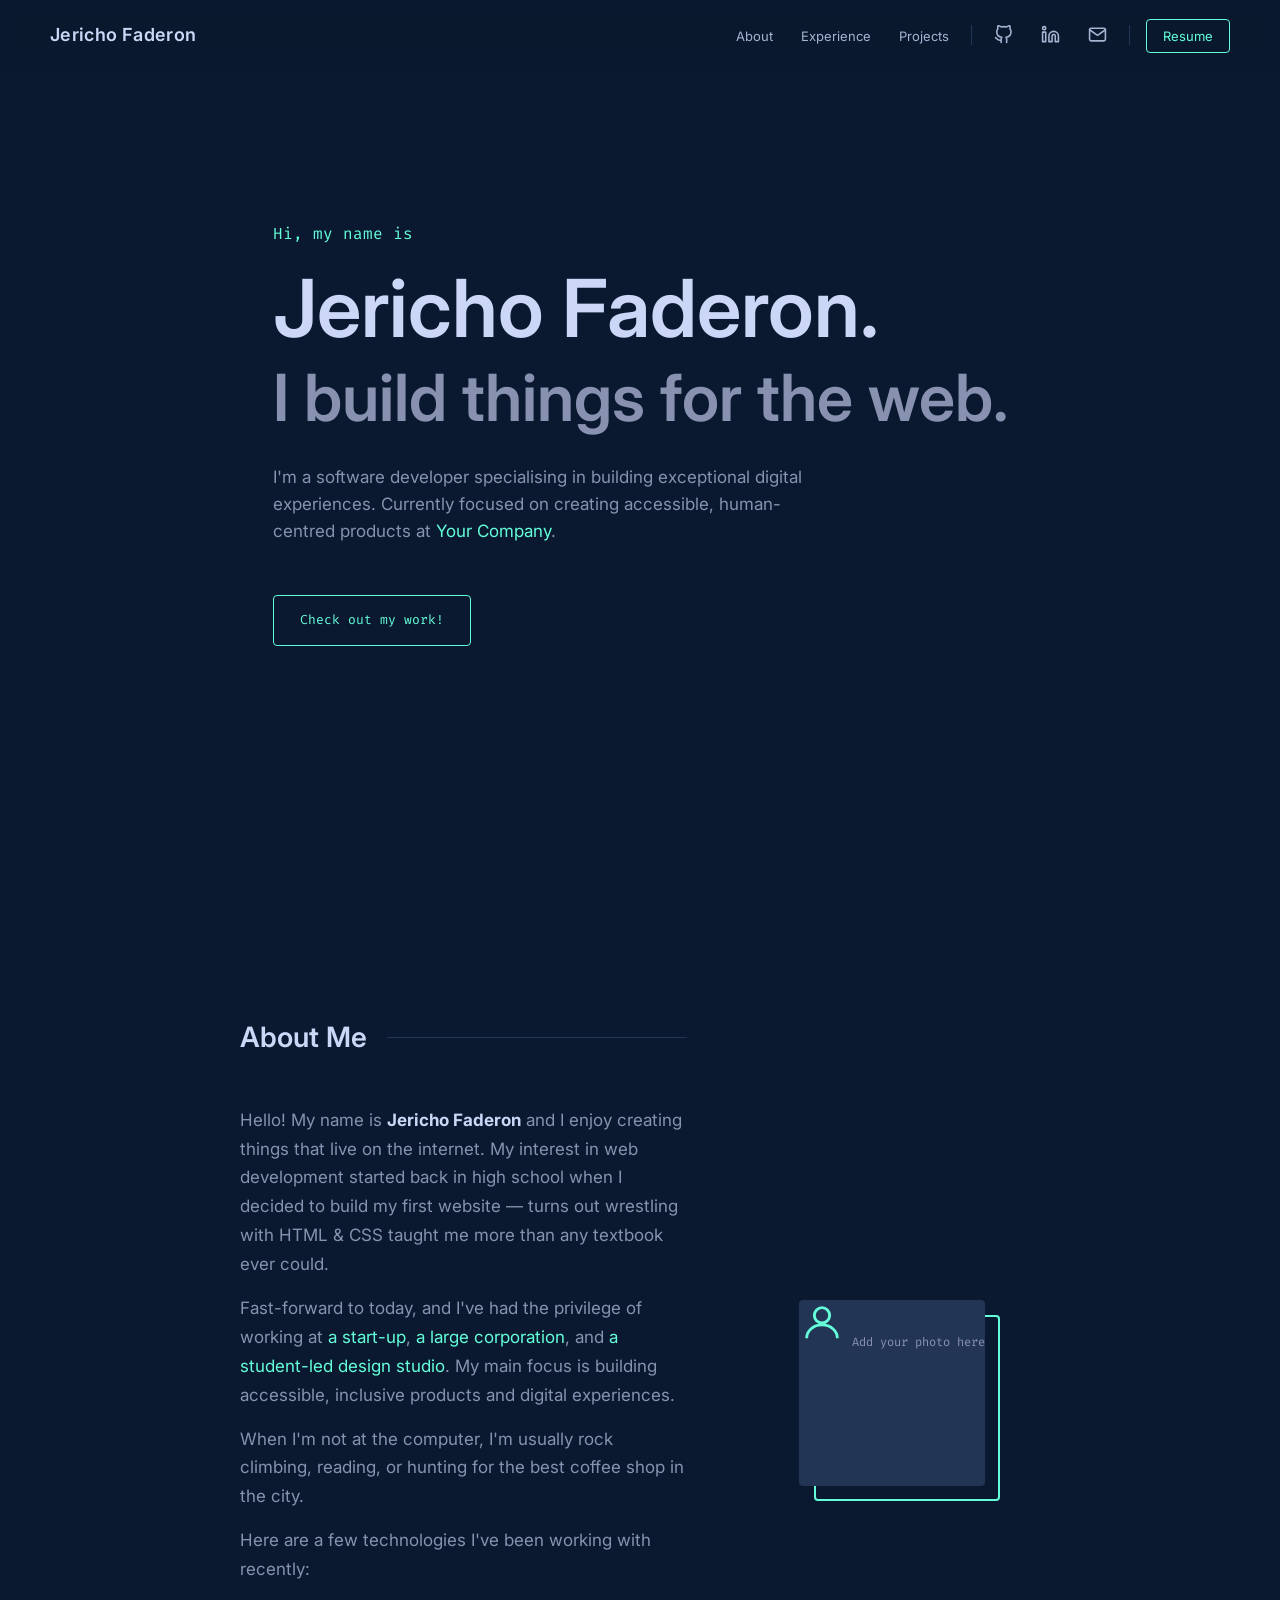
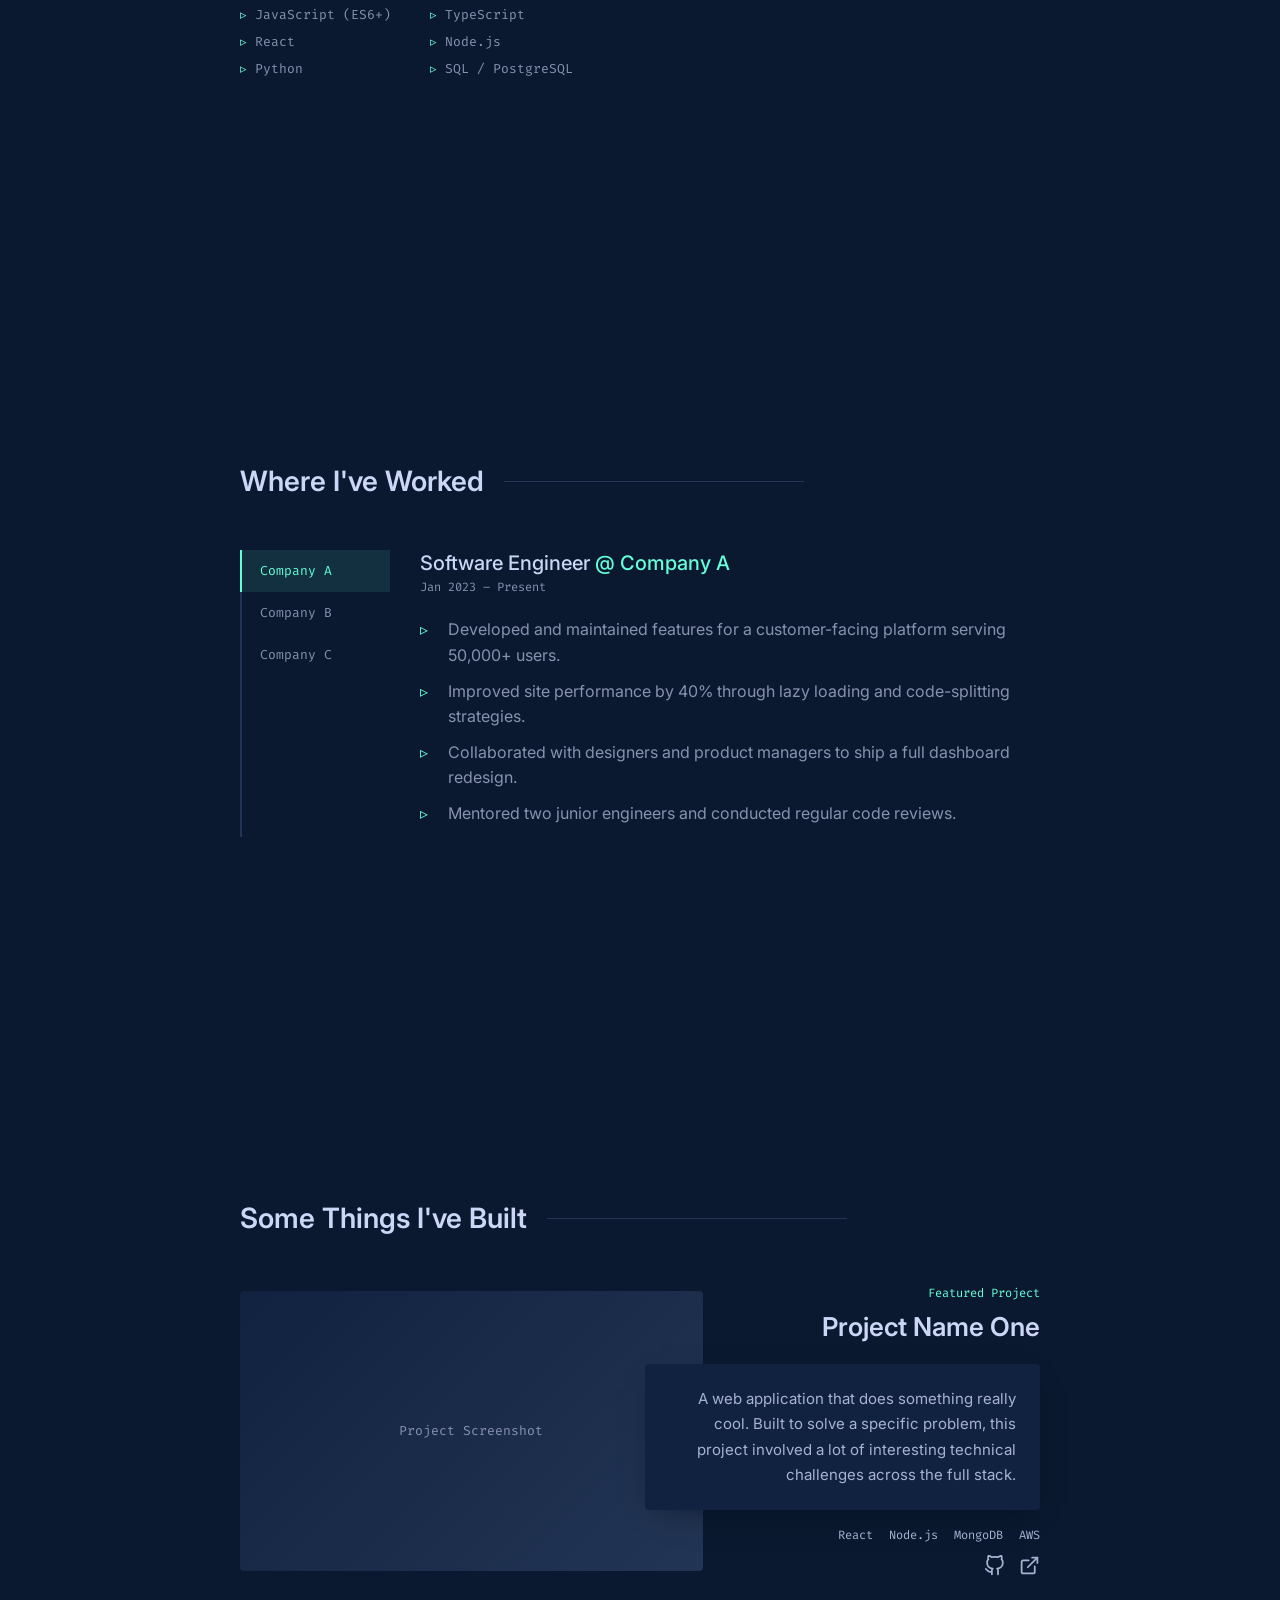
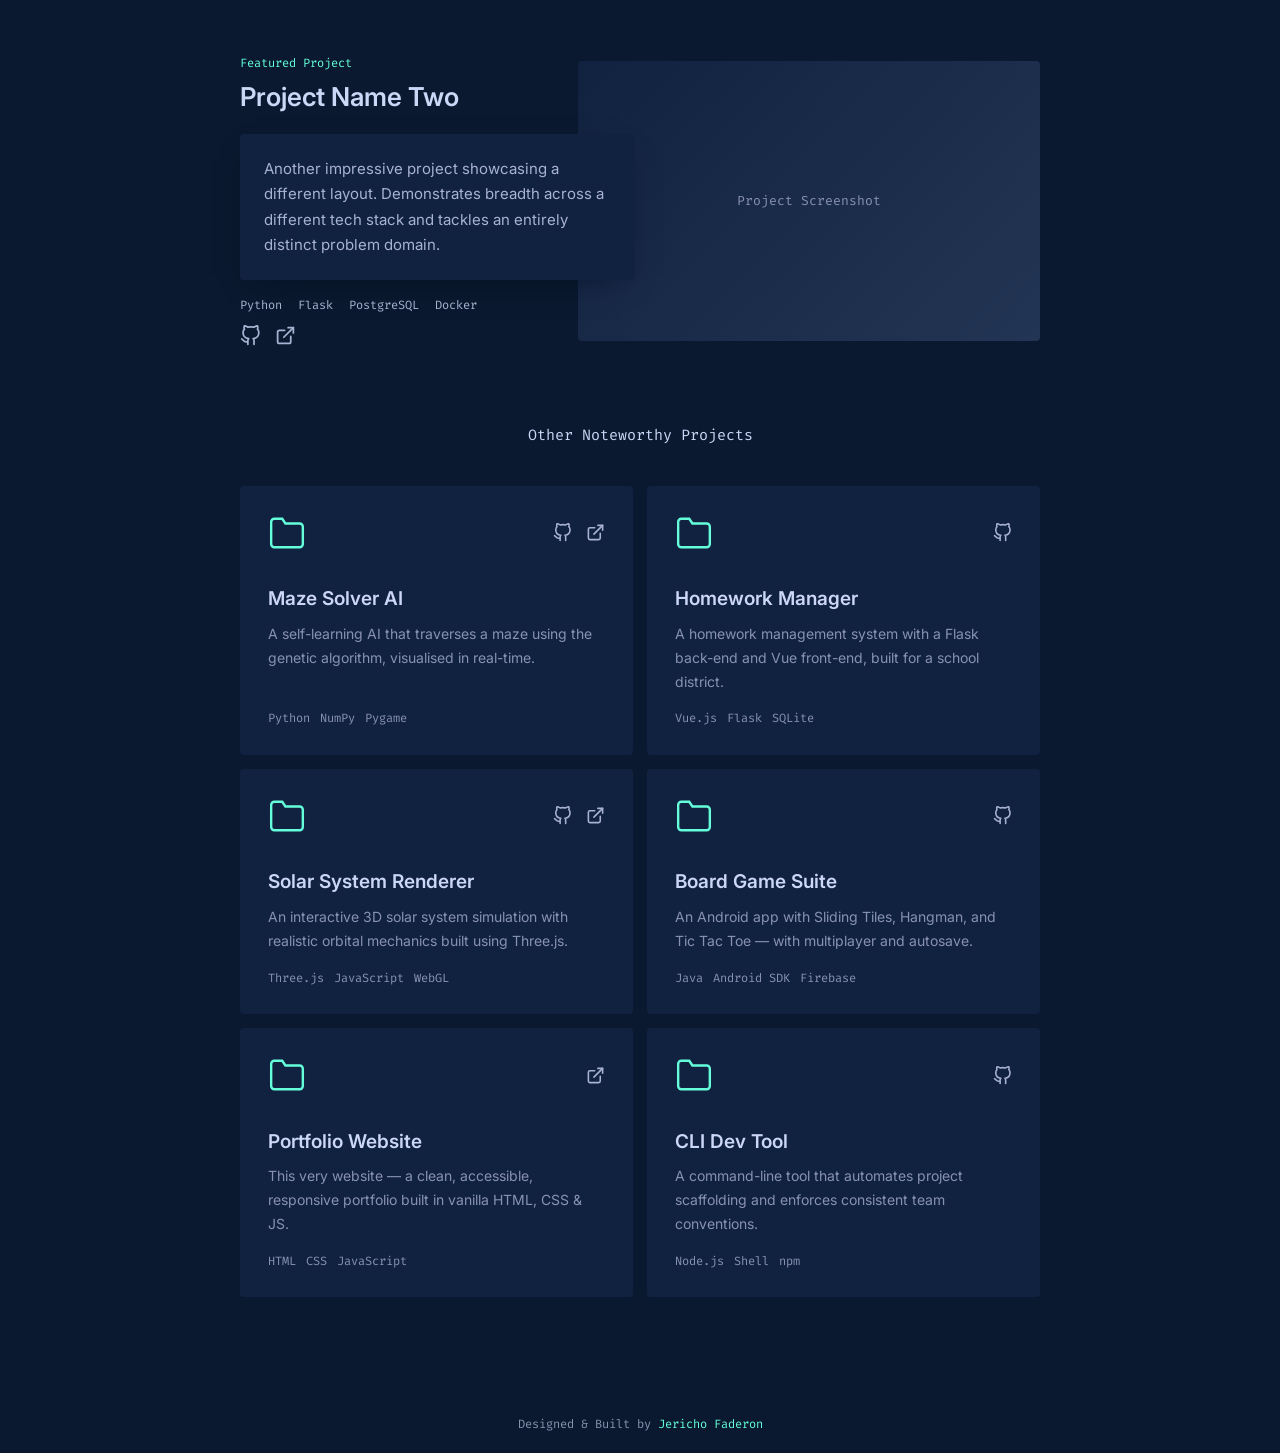
<file: index.html>
<!DOCTYPE html>
<html lang="en">
<head>
  <meta charset="UTF-8" />
  <meta name="viewport" content="width=device-width, initial-scale=1.0"/>
  <title>Jericho Faderon | Software Developer</title>
  <link rel="preconnect" href="https://fonts.googleapis.com">
  <link href="https://fonts.googleapis.com/css2?family=Fira+Code:wght@300;400;500&family=Inter:wght@300;400;500;600&display=swap" rel="stylesheet">
  <style>

    /* ─── VARIABLES ────────────────────────────── */
    :root {
      --navy:           #0a192f;
      --light-navy:     #112240;
      --lightest-navy:  #233554;
      --slate:          #8892b0;
      --light-slate:    #a8b2d1;
      --lightest-slate: #ccd6f6;
      --green:          #64ffda;
      --green-tint:     rgba(100,255,218,0.1);
      --font-sans:      'Inter', sans-serif;
      --font-mono:      'Fira Code', monospace;
      --ease:           cubic-bezier(0.645,0.045,0.355,1);
      --nav-h:          70px;
      --radius:         4px;
    }

    /* ─── RESET ─────────────────────────────────── */
    *, *::before, *::after { box-sizing: border-box; margin: 0; padding: 0; }
    html { scroll-behavior: smooth; }
    body {
      background: var(--navy);
      color: var(--slate);
      font-family: var(--font-sans);
      font-size: 18px;
      line-height: 1.3;
      overflow-x: hidden;
    }
    ul { list-style: none; }
    a { color: var(--green); text-decoration: none; transition: all 0.25s var(--ease); }
    a:hover { opacity: 0.8; }
    ::selection { background: var(--lightest-navy); color: var(--lightest-slate); }
    ::-webkit-scrollbar { width: 8px; }
    ::-webkit-scrollbar-track { background: var(--navy); }
    ::-webkit-scrollbar-thumb { background: var(--lightest-navy); border-radius: 10px; }

    /* ─── LAYOUT ─────────────────────────────────── */
    .container {
      max-width: 1000px;
      margin: 0 auto;
      padding: 0 100px;
    }
    @media (max-width: 1080px) { .container { padding: 0 80px; } }
    @media (max-width: 768px)  { .container { padding: 0 40px; } }
    @media (max-width: 480px)  { .container { padding: 0 20px; } }

    /* ─── NAVBAR ─────────────────────────────────── */
    #navbar {
      position: fixed;
      top: 0; left: 0; right: 0;
      height: var(--nav-h);
      background: rgba(10,25,47,0.9);
      backdrop-filter: blur(10px);
      display: flex;
      align-items: center;
      justify-content: space-between;
      padding: 0 50px;
      z-index: 1000;
      transition: all 0.25s var(--ease);
      border-bottom: 1px solid transparent;
    }
    #navbar.scrolled {
      box-shadow: 0 10px 30px -10px rgba(2,12,27,0.7);
      border-bottom-color: var(--lightest-navy);
    }

    .nav-logo a {
      color: var(--lightest-slate);
      font-family: var(--font-sans);
      font-size: 18px;
      font-weight: 600;
      letter-spacing: 0.02em;
      transition: color 0.25s var(--ease);
    }
    .nav-logo a:hover { color: var(--green); opacity: 1; }

    .nav-links {
      display: flex;
      align-items: center;
      gap: 4px;
    }
    .nav-links li a {
      color: var(--light-slate);
      font-family: var(--font-sans);
      font-size: 13px;
      padding: 10px 12px;
      border-radius: var(--radius);
      transition: color 0.25s var(--ease);
    }
    .nav-links li a:hover,
    .nav-links li a.active { color: var(--green); opacity: 1; }

    .nav-icon {
      display: flex;
      align-items: center;
      justify-content: center;
      color: var(--light-slate);
      padding: 8px 9px;
      transition: all 0.25s var(--ease);
      border-radius: var(--radius);
    }
    .nav-icon:hover { color: var(--green); opacity: 1; transform: translateY(-2px); }
    .nav-icon svg { width: 19px; height: 19px; fill: none; stroke: currentColor; stroke-width: 2; stroke-linecap: round; stroke-linejoin: round; display: block; }

    .nav-divider { width: 1px; height: 20px; background: var(--lightest-navy); margin: 0 6px; }

    .nav-resume-btn {
      color: var(--green) !important;
      border: 1px solid var(--green);
      border-radius: var(--radius);
      padding: 8px 16px !important;
      font-family: var(--font-mono);
      font-size: 12px;
      margin-left: 6px;
      transition: all 0.25s var(--ease) !important;
    }
    .nav-resume-btn:hover { background: var(--green-tint) !important; opacity: 1 !important; }

    .hamburger {
      display: none;
      flex-direction: column;
      gap: 5px;
      cursor: pointer;
      z-index: 1100;
      padding: 5px;
    }
    .hamburger span { width: 26px; height: 2px; background: var(--green); display: block; transition: all 0.25s var(--ease); }
    .hamburger.open span:nth-child(1) { transform: rotate(45deg) translate(5px,6px); }
    .hamburger.open span:nth-child(2) { opacity: 0; }
    .hamburger.open span:nth-child(3) { transform: rotate(-45deg) translate(5px,-6px); }

    .mobile-nav {
      display: none;
      position: fixed;
      inset: 0;
      background: var(--light-navy);
      z-index: 1050;
      flex-direction: column;
      justify-content: center;
      align-items: center;
      gap: 28px;
    }
    .mobile-nav.open { display: flex; }
    .mobile-nav li a { font-size: 18px; color: var(--lightest-slate); padding: 8px 0; }
    .mobile-nav li a:hover { color: var(--green); opacity: 1; }

    @media (max-width: 768px) { .nav-links { display: none; } .hamburger { display: flex; } }
    @media (max-width: 480px) { #navbar { padding: 0 25px; } }

    /* ─── SECTIONS ───────────────────────────────── */
    section {
      padding: 100px 0;
      min-height: 100vh;
      display: flex;
      align-items: center;
    }
    .section-inner { width: 100%; }

    .section-heading {
      display: flex;
      align-items: center;
      margin-bottom: 50px;
      font-size: clamp(22px, 5vw, 28px);
      font-weight: 600;
      color: var(--lightest-slate);
      white-space: nowrap;
    }
    .section-heading::after {
      content: '';
      display: block;
      width: 300px;
      height: 1px;
      background: var(--lightest-navy);
      margin-left: 20px;
      flex-shrink: 0;
    }
    @media (max-width: 600px) { .section-heading::after { width: 80px; } }

    .fade-in {
      opacity: 0;
      transform: translateY(20px);
      transition: opacity 0.6s ease, transform 0.6s ease;
    }
    .fade-in.visible { opacity: 1; transform: none; }

    /* ─── BUTTON ─────────────────────────────────── */
    .btn {
      display: inline-flex;
      align-items: center;
      gap: 8px;
      color: var(--green);
      border: 1px solid var(--green);
      border-radius: var(--radius);
      padding: 16px 26px;
      font-family: var(--font-mono);
      font-size: 13px;
      cursor: pointer;
      background: transparent;
      transition: background 0.25s var(--ease);
      text-decoration: none;
    }
    .btn:hover { background: var(--green-tint); opacity: 1; }

    /* ─── HERO ───────────────────────────────────── */
    #hero {
      min-height: 100vh;
      padding-top: var(--nav-h);
      flex-direction: column;
      justify-content: center;
    }
    .hero-inner { max-width: 900px; }

    .hero-greeting {
      font-family: var(--font-mono);
      color: var(--green);
      font-size: clamp(14px,3vw,16px);
      margin-bottom: 20px;
      opacity: 0;
      animation: riseUp 0.5s ease 0.1s forwards;
    }
    .hero-name {
      font-size: clamp(40px,8vw,80px);
      font-weight: 600;
      color: var(--lightest-slate);
      line-height: 1.1;
      margin-bottom: 10px;
      opacity: 0;
      animation: riseUp 0.5s ease 0.2s forwards;
    }
    .hero-tagline {
      font-size: clamp(28px,6vw,65px);
      font-weight: 600;
      color: var(--slate);
      line-height: 1.1;
      margin-bottom: 30px;
      opacity: 0;
      animation: riseUp 0.5s ease 0.3s forwards;
    }
    .hero-desc {
      max-width: 540px;
      font-size: 17px;
      color: var(--slate);
      line-height: 1.6;
      margin-bottom: 50px;
      opacity: 0;
      animation: riseUp 0.5s ease 0.4s forwards;
    }
    .hero-desc a { color: var(--green); }
    .hero-cta { opacity: 0; animation: riseUp 0.5s ease 0.5s forwards; }

    @keyframes riseUp {
      from { opacity: 0; transform: translateY(20px); }
      to   { opacity: 1; transform: none; }
    }

    /* ─── ABOUT ──────────────────────────────────── */
    .about-grid {
      display: grid;
      grid-template-columns: 3fr 2fr;
      gap: 60px;
      align-items: center;
    }
    @media (max-width: 768px) { .about-grid { grid-template-columns: 1fr; } }

    .about-text p { margin-bottom: 15px; font-size: 17px; line-height: 1.7; }
    .about-text a { color: var(--green); }
    .about-text strong { color: var(--lightest-slate); }

    .skills-list {
      display: grid;
      grid-template-columns: repeat(2, minmax(130px,180px));
      gap: 4px 10px;
      margin-top: 20px;
    }
    .skills-list li {
      font-family: var(--font-mono);
      font-size: 13px;
      color: var(--slate);
      padding: 3px 0;
    }
    .skills-list li::before { content: '▹'; color: var(--green); margin-right: 8px; }

    .about-photo { position: relative; max-width: 300px; justify-self: center; }
    .about-photo-wrap {
      position: relative;
      border-radius: var(--radius);
    }
    .about-photo-wrap::after {
      content: '';
      position: absolute;
      top: 15px; left: 15px;
      right: -15px; bottom: -15px;
      border: 2px solid var(--green);
      border-radius: var(--radius);
      z-index: 0;
      transition: all 0.25s var(--ease);
    }
    .about-photo-wrap:hover::after { top: 8px; left: 8px; right: -8px; bottom: -8px; }
    .about-photo-wrap img,
    .about-photo-wrap .photo-ph {
      position: relative;
      z-index: 1;
      width: 100%;
      border-radius: var(--radius);
      display: block;
    }
    .about-photo-wrap img { filter: grayscale(20%); transition: filter 0.25s var(--ease); }
    .about-photo-wrap img:hover { filter: none; }
    .photo-ph {
      aspect-ratio: 1;
      background: var(--lightest-navy);
      display: flex;
      flex-direction: column;
      align-items: center;
      justify-content: center;
      gap: 12px;
      color: var(--slate);
      font-family: var(--font-mono);
      font-size: 12px;
    }
    .photo-ph svg { width: 46px; height: 46px; stroke: var(--green); fill: none; stroke-width: 1.5; }

    /* ─── EXPERIENCE ─────────────────────────────── */
    .exp-wrap { display: flex; gap: 0; }
    @media (max-width: 600px) { .exp-wrap { flex-direction: column; } }

    .tab-list {
      position: relative;
      min-width: 150px;
      flex-shrink: 0;
    }
    .tab-list::before {
      content: '';
      position: absolute;
      top: 0; left: 0;
      width: 2px; height: 100%;
      background: var(--lightest-navy);
    }
    .tab-bar {
      position: absolute;
      top: 0; left: 0;
      width: 2px; height: 42px;
      background: var(--green);
      transition: transform 0.25s var(--ease);
      z-index: 1;
    }
    @media (max-width: 600px) {
      .tab-list { display: flex; min-width: 100%; }
      .tab-list::before { width: 100%; height: 2px; top: auto; bottom: 0; }
      .tab-bar { width: 33.33%; height: 2px; top: auto; bottom: 0; }
    }

    .tab-btn {
      display: flex;
      align-items: center;
      width: 100%;
      height: 42px;
      padding: 0 20px;
      background: transparent;
      border: none;
      color: var(--slate);
      font-family: var(--font-mono);
      font-size: 13px;
      cursor: pointer;
      text-align: left;
      white-space: nowrap;
      transition: all 0.25s var(--ease);
    }
    .tab-btn:hover,
    .tab-btn.active { color: var(--green); background: var(--green-tint); }

    .tab-panel { display: none; padding-left: 30px; }
    .tab-panel.active { display: block; }
    @media (max-width: 600px) { .tab-panel { padding-left: 0; padding-top: 20px; } }

    .tab-panel h3 { font-size: 20px; font-weight: 500; color: var(--lightest-slate); margin-bottom: 4px; }
    .tab-panel h3 .co { color: var(--green); }
    .tab-range { font-family: var(--font-mono); font-size: 12px; color: var(--slate); margin-bottom: 22px; }
    .tab-panel ul li {
      position: relative;
      padding-left: 28px;
      margin-bottom: 10px;
      font-size: 16px;
      line-height: 1.6;
      color: var(--slate);
    }
    .tab-panel ul li::before { content: '▹'; position: absolute; left: 0; color: var(--green); }

    /* ─── PROJECTS ───────────────────────────────── */
    .feat-list { margin-bottom: 80px; }

    .feat-item {
      display: grid;
      grid-template-columns: repeat(12,1fr);
      align-items: center;
      margin-bottom: 80px;
      gap: 10px;
    }
    .feat-img {
      grid-column: 1 / 8;
      grid-row: 1;
      border-radius: var(--radius);
      overflow: hidden;
    }
    .feat-ph {
      width: 100%; height: 280px;
      background: linear-gradient(135deg, var(--light-navy), var(--lightest-navy));
      display: flex; align-items: center; justify-content: center;
      color: var(--slate); font-family: var(--font-mono); font-size: 13px;
    }
    .feat-content {
      grid-column: 7 / -1;
      grid-row: 1;
      text-align: right;
      z-index: 1;
    }
    .feat-item.alt .feat-img     { grid-column: 6 / -1; }
    .feat-item.alt .feat-content { grid-column: 1 / 7; text-align: left; }

    .feat-label { font-family: var(--font-mono); font-size: 12px; color: var(--green); margin-bottom: 8px; }
    .feat-title { font-size: 26px; font-weight: 600; color: var(--lightest-slate); margin-bottom: 20px; }
    .feat-desc {
      background: var(--light-navy);
      padding: 22px 24px;
      border-radius: var(--radius);
      font-size: 15px;
      color: var(--light-slate);
      line-height: 1.7;
      margin-bottom: 18px;
      box-shadow: 0 10px 30px -15px rgba(2,12,27,0.7);
    }
    .feat-tech {
      display: flex; flex-wrap: wrap; gap: 16px;
      justify-content: flex-end;
      font-family: var(--font-mono); font-size: 12px; color: var(--light-slate);
      margin-bottom: 12px;
    }
    .feat-item.alt .feat-tech { justify-content: flex-start; }
    .feat-links { display: flex; gap: 14px; justify-content: flex-end; }
    .feat-item.alt .feat-links { justify-content: flex-start; }
    .feat-links a { color: var(--light-slate); transition: all 0.25s var(--ease); }
    .feat-links a:hover { color: var(--green); opacity: 1; transform: translateY(-2px); }
    .feat-links svg { width: 21px; height: 21px; fill: none; stroke: currentColor; stroke-width: 2; stroke-linecap: round; stroke-linejoin: round; display: block; }

    @media (max-width: 768px) {
      .feat-item,
      .feat-item.alt { display: block; }
      .feat-content,
      .feat-item.alt .feat-content { text-align: left; }
      .feat-tech, .feat-item.alt .feat-tech,
      .feat-links, .feat-item.alt .feat-links { justify-content: flex-start; }
      .feat-img,
      .feat-item.alt .feat-img { margin-bottom: 20px; }
    }

    .other-title {
      text-align: center;
      font-family: var(--font-mono);
      font-size: 15px;
      color: var(--lightest-slate);
      font-weight: 400;
      margin-bottom: 40px;
    }
    .cards-grid {
      display: grid;
      grid-template-columns: repeat(auto-fill, minmax(280px,1fr));
      gap: 14px;
    }
    .card {
      background: var(--light-navy);
      border-radius: var(--radius);
      padding: 28px;
      display: flex; flex-direction: column;
      transition: transform 0.25s var(--ease), box-shadow 0.25s var(--ease);
    }
    .card:hover { transform: translateY(-5px); box-shadow: 0 20px 30px -15px rgba(2,12,27,0.7); }
    .card-top { display: flex; justify-content: space-between; align-items: center; margin-bottom: 30px; }
    .card-folder svg { width: 38px; height: 38px; stroke: var(--green); fill: none; stroke-width: 1.5; }
    .card-links { display: flex; gap: 14px; }
    .card-links a { color: var(--light-slate); transition: all 0.25s var(--ease); }
    .card-links a:hover { color: var(--green); opacity: 1; }
    .card-links svg { width: 19px; height: 19px; fill: none; stroke: currentColor; stroke-width: 2; stroke-linecap: round; stroke-linejoin: round; }
    .card-name { font-size: 19px; font-weight: 600; color: var(--lightest-slate); margin-bottom: 10px; transition: color 0.25s var(--ease); }
    .card:hover .card-name { color: var(--green); }
    .card-desc { font-size: 14px; color: var(--slate); line-height: 1.7; flex: 1; }
    .card-tech { display: flex; flex-wrap: wrap; gap: 10px; margin-top: 18px; }
    .card-tech span { font-family: var(--font-mono); font-size: 12px; color: var(--slate); }

    /* ─── RESUME SECTION ─────────────────────────── */
    #resume { min-height: auto; padding: 100px 0; }
    .resume-cta { text-align: center; padding-bottom: 10px; }
    .resume-cta p { color: var(--slate); font-size: 17px; max-width: 500px; margin: 0 auto 36px; line-height: 1.7; }

    /* ─── RESUME MODAL ───────────────────────────── */
    #resumeModal {
      display: none;
      position: fixed;
      inset: 0;
      background: rgba(2,12,27,0.92);
      z-index: 2000;
      align-items: center;
      justify-content: center;
      padding: 30px 20px;
      backdrop-filter: blur(6px);
    }
    #resumeModal.open { display: flex; }

    .modal-card {
      background: var(--light-navy);
      border: 1px solid var(--lightest-navy);
      border-radius: 8px;
      width: 100%;
      max-width: 860px;
      max-height: 90vh;
      display: flex;
      flex-direction: column;
      overflow: hidden;
      box-shadow: 0 25px 60px rgba(2,12,27,0.8);
    }
    .modal-hd {
      display: flex;
      justify-content: space-between;
      align-items: center;
      padding: 16px 22px;
      border-bottom: 1px solid var(--lightest-navy);
      flex-shrink: 0;
    }
    .modal-hd span { font-family: var(--font-mono); font-size: 12px; color: var(--green); }
    .modal-close {
      background: transparent; border: none; cursor: pointer;
      color: var(--slate); padding: 4px; display: flex; align-items: center;
      border-radius: var(--radius); transition: color 0.2s;
    }
    .modal-close:hover { color: var(--green); }
    .modal-close svg { width: 20px; height: 20px; stroke: currentColor; fill: none; stroke-width: 2; stroke-linecap: round; }
    .modal-body { overflow-y: auto; flex: 1; background: #fff; }

    /* resume doc */
    .rdoc {
      font-family: 'Georgia', serif;
      max-width: 720px;
      margin: 0 auto;
      padding: 40px 50px;
      font-size: 14px;
      line-height: 1.6;
      color: #222;
    }
    @media (max-width: 600px) { .rdoc { padding: 28px 20px; } }
    .rdoc-hd { text-align: center; border-bottom: 2px solid #0a192f; padding-bottom: 18px; margin-bottom: 26px; }
    .rdoc-hd h1 { font-size: 30px; font-weight: 700; letter-spacing: 1px; color: #0a192f; margin-bottom: 8px; }
    .rdoc-hd p { font-size: 12px; color: #555; font-family: monospace; }
    .rdoc-hd a { color: #0a192f; }
    .rdoc-sec { margin-bottom: 24px; }
    .rdoc-sec h2 { font-size: 12px; font-weight: 700; letter-spacing: 2px; text-transform: uppercase; color: #0a192f; border-bottom: 1px solid #ccd; padding-bottom: 4px; margin-bottom: 12px; }
    .rdoc-row { display: flex; justify-content: space-between; flex-wrap: wrap; margin-bottom: 4px; }
    .rdoc-row strong { color: #0a192f; }
    .rdoc-row .dt { color: #888; font-size: 12px; }
    .rdoc-sub { color: #555; font-size: 13px; margin-bottom: 6px; }
    .rdoc-ul { margin: 6px 0 0 18px; }
    .rdoc-ul li { color: #444; margin-bottom: 4px; }
    .rdoc-tbl { width: 100%; border-collapse: collapse; font-size: 13px; }
    .rdoc-tbl td { padding: 3px 0; vertical-align: top; }
    .rdoc-tbl td:first-child { color: #0a192f; font-weight: 600; min-width: 130px; }
    .rdoc-tbl td:last-child { color: #444; }

    /* ─── FOOTER ─────────────────────────────────── */
    footer {
      text-align: center;
      padding: 20px;
      font-family: var(--font-mono);
      font-size: 12px;
      color: var(--slate);
    }
    footer a { color: var(--green); }

  </style>
</head>
<body>

  <!-- ═══ NAVBAR ═══ -->
  <nav id="navbar">
    <div class="nav-logo">
      <a href="#hero">Jericho Faderon</a>
    </div>

    <ul class="nav-links">
      <li><a href="#about"      class="nav-link">About</a></li>
      <li><a href="#experience" class="nav-link">Experience</a></li>
      <li><a href="#projects"   class="nav-link">Projects</a></li>

      <li><div class="nav-divider"></div></li>

      <li>
        <a href="https://github.com/jerichofaderon" class="nav-icon" target="_blank" rel="noopener" aria-label="GitHub">
          <svg viewBox="0 0 24 24"><path d="M9 19c-5 1.5-5-2.5-7-3m14 6v-3.87a3.37 3.37 0 0 0-.94-2.61c3.14-.35 6.44-1.54 6.44-7A5.44 5.44 0 0 0 20 4.77 5.07 5.07 0 0 0 19.91 1S18.73.65 16 2.48a13.38 13.38 0 0 0-7 0C6.27.65 5.09 1 5.09 1A5.07 5.07 0 0 0 5 4.77a5.44 5.44 0 0 0-1.5 3.78c0 5.42 3.3 6.61 6.44 7A3.37 3.37 0 0 0 9 18.13V22"/></svg>
        </a>
      </li>
      <li>
        <a href="https://linkedin.com/in/jerichofaderon" class="nav-icon" target="_blank" rel="noopener" aria-label="LinkedIn">
          <svg viewBox="0 0 24 24"><path d="M16 8a6 6 0 0 1 6 6v7h-4v-7a2 2 0 0 0-4 0v7h-4v-7a6 6 0 0 1 6-6z"/><rect x="2" y="9" width="4" height="12"/><circle cx="4" cy="4" r="2"/></svg>
        </a>
      </li>
      <li>
        <a href="mailto:jerichofaderon@gmail.com" class="nav-icon" aria-label="Email">
          <svg viewBox="0 0 24 24"><path d="M4 4h16c1.1 0 2 .9 2 2v12c0 1.1-.9 2-2 2H4c-1.1 0-2-.9-2-2V6c0-1.1.9-2 2-2z"/><polyline points="22,6 12,13 2,6"/></svg>
        </a>
      </li>

      <li><div class="nav-divider"></div></li>

      <li><a href="#" class="nav-resume-btn" onclick="openResume(); return false;">Resume</a></li>
    </ul>

    <div class="hamburger" id="hamburger" onclick="toggleMobileNav()">
      <span></span><span></span><span></span>
    </div>
  </nav>

  <ul class="mobile-nav" id="mobileNav">
    <li><a href="#about"      onclick="toggleMobileNav()">About</a></li>
    <li><a href="#experience" onclick="toggleMobileNav()">Experience</a></li>
    <li><a href="#projects"   onclick="toggleMobileNav()">Projects</a></li>
    <li><a href="https://github.com/jerichofaderon"      target="_blank" rel="noopener">GitHub</a></li>
    <li><a href="https://linkedin.com/in/jerichofaderon" target="_blank" rel="noopener">LinkedIn</a></li>
    <li><a href="mailto:jerichofaderon@gmail.com">Email</a></li>
    <li><a href="#" onclick="toggleMobileNav(); openResume(); return false;">Resume</a></li>
  </ul>

  <!-- ═══ HERO ═══ -->
  <section id="hero">
    <div class="container">
      <div class="hero-inner">
        <p class="hero-greeting">Hi, my name is</p>
        <h1 class="hero-name">Jericho Faderon.</h1>
        <h2 class="hero-tagline">I build things for the web.</h2>
        <p class="hero-desc">
          I'm a software developer specialising in building exceptional digital experiences.
          Currently focused on creating accessible, human-centred products at
          <a href="#" target="_blank" rel="noopener">Your Company</a>.
        </p>
        <div class="hero-cta">
          <a class="btn" href="#projects">Check out my work!</a>
        </div>
      </div>
    </div>
  </section>

  <!-- ═══ ABOUT ═══ -->
  <section id="about">
    <div class="container">
      <div class="section-inner fade-in">
        <h2 class="section-heading">About Me</h2>
        <div class="about-grid">

          <div class="about-text">
            <p>
              Hello! My name is <strong>Jericho Faderon</strong> and I enjoy creating things that live on the internet.
              My interest in web development started back in high school when I decided to build my first website —
              turns out wrestling with HTML &amp; CSS taught me more than any textbook ever could.
            </p>
            <p>
              Fast-forward to today, and I've had the privilege of working at
              <a href="#">a start-up</a>,
              <a href="#">a large corporation</a>,
              and <a href="#">a student-led design studio</a>.
              My main focus is building accessible, inclusive products and digital experiences.
            </p>
            <p>
              When I'm not at the computer, I'm usually rock climbing, reading,
              or hunting for the best coffee shop in the city.
            </p>
            <p>Here are a few technologies I've been working with recently:</p>
            <ul class="skills-list">
              <li>JavaScript (ES6+)</li>
              <li>TypeScript</li>
              <li>React</li>
              <li>Node.js</li>
              <li>Python</li>
              <li>SQL / PostgreSQL</li>
            </ul>
          </div>

          <div class="about-photo">
            <div class="about-photo-wrap">
              <!--
                Replace with: <img src="your-photo.jpg" alt="Jericho Faderon" />
              -->
              <div class="photo-ph">
                <svg viewBox="0 0 24 24"><circle cx="12" cy="8" r="4"/><path d="M4 20c0-4 3.58-7 8-7s8 3 8 7"/></svg>
                Add your photo here
              </div>
            </div>
          </div>

        </div>
      </div>
    </div>
  </section>

  <!-- ═══ EXPERIENCE ═══ -->
  <section id="experience">
    <div class="container">
      <div class="section-inner fade-in">
        <h2 class="section-heading">Where I've Worked</h2>

        <div class="exp-wrap">
          <div class="tab-list" id="tabList">
            <div class="tab-bar" id="tabBar"></div>
            <button class="tab-btn active" data-tab="0" onclick="switchTab(0)">Company A</button>
            <button class="tab-btn"        data-tab="1" onclick="switchTab(1)">Company B</button>
            <button class="tab-btn"        data-tab="2" onclick="switchTab(2)">Company C</button>
          </div>

          <div class="tab-panel active" id="panel-0">
            <h3>Software Engineer <span class="co">@ Company A</span></h3>
            <p class="tab-range">Jan 2023 – Present</p>
            <ul>
              <li>Developed and maintained features for a customer-facing platform serving 50,000+ users.</li>
              <li>Improved site performance by 40% through lazy loading and code-splitting strategies.</li>
              <li>Collaborated with designers and product managers to ship a full dashboard redesign.</li>
              <li>Mentored two junior engineers and conducted regular code reviews.</li>
            </ul>
          </div>

          <div class="tab-panel" id="panel-1">
            <h3>Front-End Developer <span class="co">@ Company B</span></h3>
            <p class="tab-range">May 2021 – Dec 2022</p>
            <ul>
              <li>Built responsive UIs from Figma designs using React and TypeScript.</li>
              <li>Integrated third-party APIs including Stripe, Twilio, and SendGrid.</li>
              <li>Wrote unit and integration tests with Jest, achieving 85% code coverage.</li>
            </ul>
          </div>

          <div class="tab-panel" id="panel-2">
            <h3>Software Engineering Intern <span class="co">@ Company C</span></h3>
            <p class="tab-range">Sep 2020 – Apr 2021</p>
            <ul>
              <li>Implemented a real-time notifications system using WebSockets and Redis pub/sub.</li>
              <li>Reduced database query time by 60% by adding indexes and refactoring ORM queries.</li>
              <li>Participated in daily standups, sprint planning, and Agile retrospectives.</li>
            </ul>
          </div>
        </div>

      </div>
    </div>
  </section>

  <!-- ═══ PROJECTS ═══ -->
  <section id="projects">
    <div class="container">
      <div class="section-inner fade-in">
        <h2 class="section-heading">Some Things I've Built</h2>

        <div class="feat-list">

          <!-- Featured 1 -->
          <div class="feat-item">
            <div class="feat-img">
              <div class="feat-ph">Project Screenshot</div>
            </div>
            <div class="feat-content">
              <p class="feat-label">Featured Project</p>
              <h3 class="feat-title">Project Name One</h3>
              <div class="feat-desc">
                A web application that does something really cool. Built to solve a specific problem,
                this project involved a lot of interesting technical challenges across the full stack.
              </div>
              <ul class="feat-tech"><li>React</li><li>Node.js</li><li>MongoDB</li><li>AWS</li></ul>
              <div class="feat-links">
                <a href="#" target="_blank" aria-label="GitHub">
                  <svg viewBox="0 0 24 24"><path d="M9 19c-5 1.5-5-2.5-7-3m14 6v-3.87a3.37 3.37 0 0 0-.94-2.61c3.14-.35 6.44-1.54 6.44-7A5.44 5.44 0 0 0 20 4.77 5.07 5.07 0 0 0 19.91 1S18.73.65 16 2.48a13.38 13.38 0 0 0-7 0C6.27.65 5.09 1 5.09 1A5.07 5.07 0 0 0 5 4.77a5.44 5.44 0 0 0-1.5 3.78c0 5.42 3.3 6.61 6.44 7A3.37 3.37 0 0 0 9 18.13V22"/></svg>
                </a>
                <a href="#" target="_blank" aria-label="Live Site">
                  <svg viewBox="0 0 24 24"><path d="M18 13v6a2 2 0 0 1-2 2H5a2 2 0 0 1-2-2V8a2 2 0 0 1 2-2h6"/><polyline points="15 3 21 3 21 9"/><line x1="10" y1="14" x2="21" y2="3"/></svg>
                </a>
              </div>
            </div>
          </div>

          <!-- Featured 2 -->
          <div class="feat-item alt">
            <div class="feat-img">
              <div class="feat-ph">Project Screenshot</div>
            </div>
            <div class="feat-content">
              <p class="feat-label">Featured Project</p>
              <h3 class="feat-title">Project Name Two</h3>
              <div class="feat-desc">
                Another impressive project showcasing a different layout. Demonstrates breadth across
                a different tech stack and tackles an entirely distinct problem domain.
              </div>
              <ul class="feat-tech"><li>Python</li><li>Flask</li><li>PostgreSQL</li><li>Docker</li></ul>
              <div class="feat-links">
                <a href="#" target="_blank" aria-label="GitHub">
                  <svg viewBox="0 0 24 24"><path d="M9 19c-5 1.5-5-2.5-7-3m14 6v-3.87a3.37 3.37 0 0 0-.94-2.61c3.14-.35 6.44-1.54 6.44-7A5.44 5.44 0 0 0 20 4.77 5.07 5.07 0 0 0 19.91 1S18.73.65 16 2.48a13.38 13.38 0 0 0-7 0C6.27.65 5.09 1 5.09 1A5.07 5.07 0 0 0 5 4.77a5.44 5.44 0 0 0-1.5 3.78c0 5.42 3.3 6.61 6.44 7A3.37 3.37 0 0 0 9 18.13V22"/></svg>
                </a>
                <a href="#" target="_blank" aria-label="Live Site">
                  <svg viewBox="0 0 24 24"><path d="M18 13v6a2 2 0 0 1-2 2H5a2 2 0 0 1-2-2V8a2 2 0 0 1 2-2h6"/><polyline points="15 3 21 3 21 9"/><line x1="10" y1="14" x2="21" y2="3"/></svg>
                </a>
              </div>
            </div>
          </div>

        </div>

        <p class="other-title">Other Noteworthy Projects</p>
        <div class="cards-grid">

          <div class="card">
            <div class="card-top">
              <div class="card-folder"><svg viewBox="0 0 24 24"><path d="M22 19a2 2 0 0 1-2 2H4a2 2 0 0 1-2-2V5a2 2 0 0 1 2-2h5l2 3h9a2 2 0 0 1 2 2z"/></svg></div>
              <div class="card-links">
                <a href="#" target="_blank"><svg viewBox="0 0 24 24"><path d="M9 19c-5 1.5-5-2.5-7-3m14 6v-3.87a3.37 3.37 0 0 0-.94-2.61c3.14-.35 6.44-1.54 6.44-7A5.44 5.44 0 0 0 20 4.77 5.07 5.07 0 0 0 19.91 1S18.73.65 16 2.48a13.38 13.38 0 0 0-7 0C6.27.65 5.09 1 5.09 1A5.07 5.07 0 0 0 5 4.77a5.44 5.44 0 0 0-1.5 3.78c0 5.42 3.3 6.61 6.44 7A3.37 3.37 0 0 0 9 18.13V22"/></svg></a>
                <a href="#" target="_blank"><svg viewBox="0 0 24 24"><path d="M18 13v6a2 2 0 0 1-2 2H5a2 2 0 0 1-2-2V8a2 2 0 0 1 2-2h6"/><polyline points="15 3 21 3 21 9"/><line x1="10" y1="14" x2="21" y2="3"/></svg></a>
              </div>
            </div>
            <h3 class="card-name">Maze Solver AI</h3>
            <p class="card-desc">A self-learning AI that traverses a maze using the genetic algorithm, visualised in real-time.</p>
            <div class="card-tech"><span>Python</span><span>NumPy</span><span>Pygame</span></div>
          </div>

          <div class="card">
            <div class="card-top">
              <div class="card-folder"><svg viewBox="0 0 24 24"><path d="M22 19a2 2 0 0 1-2 2H4a2 2 0 0 1-2-2V5a2 2 0 0 1 2-2h5l2 3h9a2 2 0 0 1 2 2z"/></svg></div>
              <div class="card-links">
                <a href="#" target="_blank"><svg viewBox="0 0 24 24"><path d="M9 19c-5 1.5-5-2.5-7-3m14 6v-3.87a3.37 3.37 0 0 0-.94-2.61c3.14-.35 6.44-1.54 6.44-7A5.44 5.44 0 0 0 20 4.77 5.07 5.07 0 0 0 19.91 1S18.73.65 16 2.48a13.38 13.38 0 0 0-7 0C6.27.65 5.09 1 5.09 1A5.07 5.07 0 0 0 5 4.77a5.44 5.44 0 0 0-1.5 3.78c0 5.42 3.3 6.61 6.44 7A3.37 3.37 0 0 0 9 18.13V22"/></svg></a>
              </div>
            </div>
            <h3 class="card-name">Homework Manager</h3>
            <p class="card-desc">A homework management system with a Flask back-end and Vue front-end, built for a school district.</p>
            <div class="card-tech"><span>Vue.js</span><span>Flask</span><span>SQLite</span></div>
          </div>

          <div class="card">
            <div class="card-top">
              <div class="card-folder"><svg viewBox="0 0 24 24"><path d="M22 19a2 2 0 0 1-2 2H4a2 2 0 0 1-2-2V5a2 2 0 0 1 2-2h5l2 3h9a2 2 0 0 1 2 2z"/></svg></div>
              <div class="card-links">
                <a href="#" target="_blank"><svg viewBox="0 0 24 24"><path d="M9 19c-5 1.5-5-2.5-7-3m14 6v-3.87a3.37 3.37 0 0 0-.94-2.61c3.14-.35 6.44-1.54 6.44-7A5.44 5.44 0 0 0 20 4.77 5.07 5.07 0 0 0 19.91 1S18.73.65 16 2.48a13.38 13.38 0 0 0-7 0C6.27.65 5.09 1 5.09 1A5.07 5.07 0 0 0 5 4.77a5.44 5.44 0 0 0-1.5 3.78c0 5.42 3.3 6.61 6.44 7A3.37 3.37 0 0 0 9 18.13V22"/></svg></a>
                <a href="#" target="_blank"><svg viewBox="0 0 24 24"><path d="M18 13v6a2 2 0 0 1-2 2H5a2 2 0 0 1-2-2V8a2 2 0 0 1 2-2h6"/><polyline points="15 3 21 3 21 9"/><line x1="10" y1="14" x2="21" y2="3"/></svg></a>
              </div>
            </div>
            <h3 class="card-name">Solar System Renderer</h3>
            <p class="card-desc">An interactive 3D solar system simulation with realistic orbital mechanics built using Three.js.</p>
            <div class="card-tech"><span>Three.js</span><span>JavaScript</span><span>WebGL</span></div>
          </div>

          <div class="card">
            <div class="card-top">
              <div class="card-folder"><svg viewBox="0 0 24 24"><path d="M22 19a2 2 0 0 1-2 2H4a2 2 0 0 1-2-2V5a2 2 0 0 1 2-2h5l2 3h9a2 2 0 0 1 2 2z"/></svg></div>
              <div class="card-links">
                <a href="#" target="_blank"><svg viewBox="0 0 24 24"><path d="M9 19c-5 1.5-5-2.5-7-3m14 6v-3.87a3.37 3.37 0 0 0-.94-2.61c3.14-.35 6.44-1.54 6.44-7A5.44 5.44 0 0 0 20 4.77 5.07 5.07 0 0 0 19.91 1S18.73.65 16 2.48a13.38 13.38 0 0 0-7 0C6.27.65 5.09 1 5.09 1A5.07 5.07 0 0 0 5 4.77a5.44 5.44 0 0 0-1.5 3.78c0 5.42 3.3 6.61 6.44 7A3.37 3.37 0 0 0 9 18.13V22"/></svg></a>
              </div>
            </div>
            <h3 class="card-name">Board Game Suite</h3>
            <p class="card-desc">An Android app with Sliding Tiles, Hangman, and Tic Tac Toe — with multiplayer and autosave.</p>
            <div class="card-tech"><span>Java</span><span>Android SDK</span><span>Firebase</span></div>
          </div>

          <div class="card">
            <div class="card-top">
              <div class="card-folder"><svg viewBox="0 0 24 24"><path d="M22 19a2 2 0 0 1-2 2H4a2 2 0 0 1-2-2V5a2 2 0 0 1 2-2h5l2 3h9a2 2 0 0 1 2 2z"/></svg></div>
              <div class="card-links">
                <a href="#" target="_blank"><svg viewBox="0 0 24 24"><path d="M18 13v6a2 2 0 0 1-2 2H5a2 2 0 0 1-2-2V8a2 2 0 0 1 2-2h6"/><polyline points="15 3 21 3 21 9"/><line x1="10" y1="14" x2="21" y2="3"/></svg></a>
              </div>
            </div>
            <h3 class="card-name">Portfolio Website</h3>
            <p class="card-desc">This very website — a clean, accessible, responsive portfolio built in vanilla HTML, CSS &amp; JS.</p>
            <div class="card-tech"><span>HTML</span><span>CSS</span><span>JavaScript</span></div>
          </div>

          <div class="card">
            <div class="card-top">
              <div class="card-folder"><svg viewBox="0 0 24 24"><path d="M22 19a2 2 0 0 1-2 2H4a2 2 0 0 1-2-2V5a2 2 0 0 1 2-2h5l2 3h9a2 2 0 0 1 2 2z"/></svg></div>
              <div class="card-links">
                <a href="#" target="_blank"><svg viewBox="0 0 24 24"><path d="M9 19c-5 1.5-5-2.5-7-3m14 6v-3.87a3.37 3.37 0 0 0-.94-2.61c3.14-.35 6.44-1.54 6.44-7A5.44 5.44 0 0 0 20 4.77 5.07 5.07 0 0 0 19.91 1S18.73.65 16 2.48a13.38 13.38 0 0 0-7 0C6.27.65 5.09 1 5.09 1A5.07 5.07 0 0 0 5 4.77a5.44 5.44 0 0 0-1.5 3.78c0 5.42 3.3 6.61 6.44 7A3.37 3.37 0 0 0 9 18.13V22"/></svg></a>
              </div>
            </div>
            <h3 class="card-name">CLI Dev Tool</h3>
            <p class="card-desc">A command-line tool that automates project scaffolding and enforces consistent team conventions.</p>
            <div class="card-tech"><span>Node.js</span><span>Shell</span><span>npm</span></div>
          </div>

        </div>
      </div>
    </div>
  </section>

  <!-- ═══ RESUME MODAL ═══ -->
  <div id="resumeModal">
    <div class="modal-card">
      <div class="modal-hd">
        <span>resume — Jericho Faderon</span>
        <button class="modal-close" onclick="closeResume()" aria-label="Close">
          <svg viewBox="0 0 24 24"><line x1="18" y1="6" x2="6" y2="18"/><line x1="6" y1="6" x2="18" y2="18"/></svg>
        </button>
      </div>
      <div class="modal-body">
        <div class="rdoc">

          <div class="rdoc-hd">
            <h1>JERICHO FADERON</h1>
            <p>
              jerichofaderon@gmail.com &nbsp;|&nbsp;
              <a href="https://github.com/jerichofaderon" target="_blank" rel="noopener">github.com/jerichofaderon</a> &nbsp;|&nbsp;
              <a href="https://linkedin.com/in/jerichofaderon" target="_blank" rel="noopener">linkedin.com/in/jerichofaderon</a>
            </p>
          </div>

          <div class="rdoc-sec">
            <h2>Summary</h2>
            <p>Passionate software developer with experience building full-stack web applications, solving complex problems, and delivering clean, maintainable code. Eager to contribute to high-impact projects in collaborative, fast-moving environments.</p>
          </div>

          <div class="rdoc-sec">
            <h2>Education</h2>
            <div class="rdoc-row">
              <strong>Bachelor of Science in Computer Science</strong>
              <span class="dt">2020 – 2024</span>
            </div>
            <p class="rdoc-sub">Your University Name &nbsp;·&nbsp; GPA: X.X / 4.0</p>
          </div>

          <div class="rdoc-sec">
            <h2>Experience</h2>

            <div style="margin-bottom:14px;">
              <div class="rdoc-row"><strong>Software Engineer — Company A</strong><span class="dt">Jan 2023 – Present</span></div>
              <ul class="rdoc-ul">
                <li>Developed and maintained features for a platform serving 50,000+ users.</li>
                <li>Improved site performance by 40% through lazy loading and code-splitting.</li>
                <li>Mentored junior engineers and led code review processes.</li>
              </ul>
            </div>

            <div style="margin-bottom:14px;">
              <div class="rdoc-row"><strong>Front-End Developer — Company B</strong><span class="dt">May 2021 – Dec 2022</span></div>
              <ul class="rdoc-ul">
                <li>Built responsive UIs from Figma designs using React and TypeScript.</li>
                <li>Integrated Stripe, Twilio, and SendGrid APIs.</li>
                <li>Achieved 85% test coverage with Jest.</li>
              </ul>
            </div>

            <div style="margin-bottom:14px;">
              <div class="rdoc-row"><strong>Software Engineering Intern — Company C</strong><span class="dt">Sep 2020 – Apr 2021</span></div>
              <ul class="rdoc-ul">
                <li>Built a real-time notifications system using WebSockets and Redis.</li>
                <li>Reduced database query time by 60% through indexing and ORM optimisation.</li>
              </ul>
            </div>
          </div>

          <div class="rdoc-sec">
            <h2>Projects</h2>
            <div style="margin-bottom:10px;">
              <strong>Project Name One</strong>
              <span style="color:#888;font-size:12px;margin-left:8px;">React · Node.js · MongoDB · AWS</span>
              <p style="color:#444;margin-top:4px;">Full-stack web application built to solve X problem, featuring Y and Z capabilities.</p>
            </div>
            <div>
              <strong>Project Name Two</strong>
              <span style="color:#888;font-size:12px;margin-left:8px;">Python · Flask · PostgreSQL · Docker</span>
              <p style="color:#444;margin-top:4px;">Back-end service handling A, B, and C with high availability and robust test coverage.</p>
            </div>
          </div>

          <div class="rdoc-sec">
            <h2>Technical Skills</h2>
            <table class="rdoc-tbl">
              <tr><td>Languages</td><td>JavaScript (ES6+), TypeScript, Python, Java, SQL</td></tr>
              <tr><td>Frameworks</td><td>React, Node.js, Express, Flask, Vue.js</td></tr>
              <tr><td>Tools</td><td>Git, Docker, AWS, PostgreSQL, MongoDB, Firebase</td></tr>
            </table>
          </div>

        </div>
      </div>
    </div>
  </div>

  <!-- ═══ FOOTER ═══ -->
  <footer>
    <p>Designed &amp; Built by <a href="https://github.com/jerichofaderon" target="_blank" rel="noopener">Jericho Faderon</a></p>
  </footer>

  <!-- ═══ JAVASCRIPT ═══ -->
  <script>

    /* ── navbar shadow ── */
    window.addEventListener('scroll', function () {
      document.getElementById('navbar').classList.toggle('scrolled', window.scrollY > 10);
      scrollSpy();
    });

    /* ── mobile nav ── */
    function toggleMobileNav() {
      document.getElementById('mobileNav').classList.toggle('open');
      document.getElementById('hamburger').classList.toggle('open');
    }

    /* ── experience tabs ── */
    function switchTab(index) {
      document.querySelectorAll('.tab-btn').forEach(function (b) { b.classList.remove('active'); });
      document.querySelectorAll('.tab-panel').forEach(function (p) { p.classList.remove('active'); });
      document.querySelector('.tab-btn[data-tab="' + index + '"]').classList.add('active');
      document.getElementById('panel-' + index).classList.add('active');
      var bar = document.getElementById('tabBar');
      if (window.innerWidth > 600) {
        bar.style.transform = 'translateY(' + (index * 42) + 'px)';
      } else {
        bar.style.transform = 'translateX(' + (index * 100) + '%)';
      }
    }

    /* ── resume modal ── */
    function openResume() {
      document.getElementById('resumeModal').classList.add('open');
      document.body.style.overflow = 'hidden';
    }
    function closeResume() {
      document.getElementById('resumeModal').classList.remove('open');
      document.body.style.overflow = '';
    }
    document.getElementById('resumeModal').addEventListener('click', function (e) {
      if (e.target === this) { closeResume(); }
    });
    document.addEventListener('keydown', function (e) {
      if (e.key === 'Escape') { closeResume(); }
    });

    /* ── scroll-spy ── */
    var spySections = ['about', 'experience', 'projects'];

    function scrollSpy() {
      var y = window.scrollY + 100;
      var current = '';
      spySections.forEach(function (id) {
        var el = document.getElementById(id);
        if (el && el.offsetTop <= y) { current = id; }
      });
      document.querySelectorAll('.nav-link').forEach(function (a) {
        if (a.getAttribute('href') === '#' + current) {
          a.classList.add('active');
        } else {
          a.classList.remove('active');
        }
      });
    }

    /* ── fade-in on scroll ── */
    var obs = new IntersectionObserver(function (entries) {
      entries.forEach(function (entry) {
        if (entry.isIntersecting) { entry.target.classList.add('visible'); }
      });
    }, { threshold: 0.1 });

    document.querySelectorAll('.fade-in').forEach(function (el) { obs.observe(el); });

    /* run on load */
    scrollSpy();

  </script>
</body>
</html>
</file>
